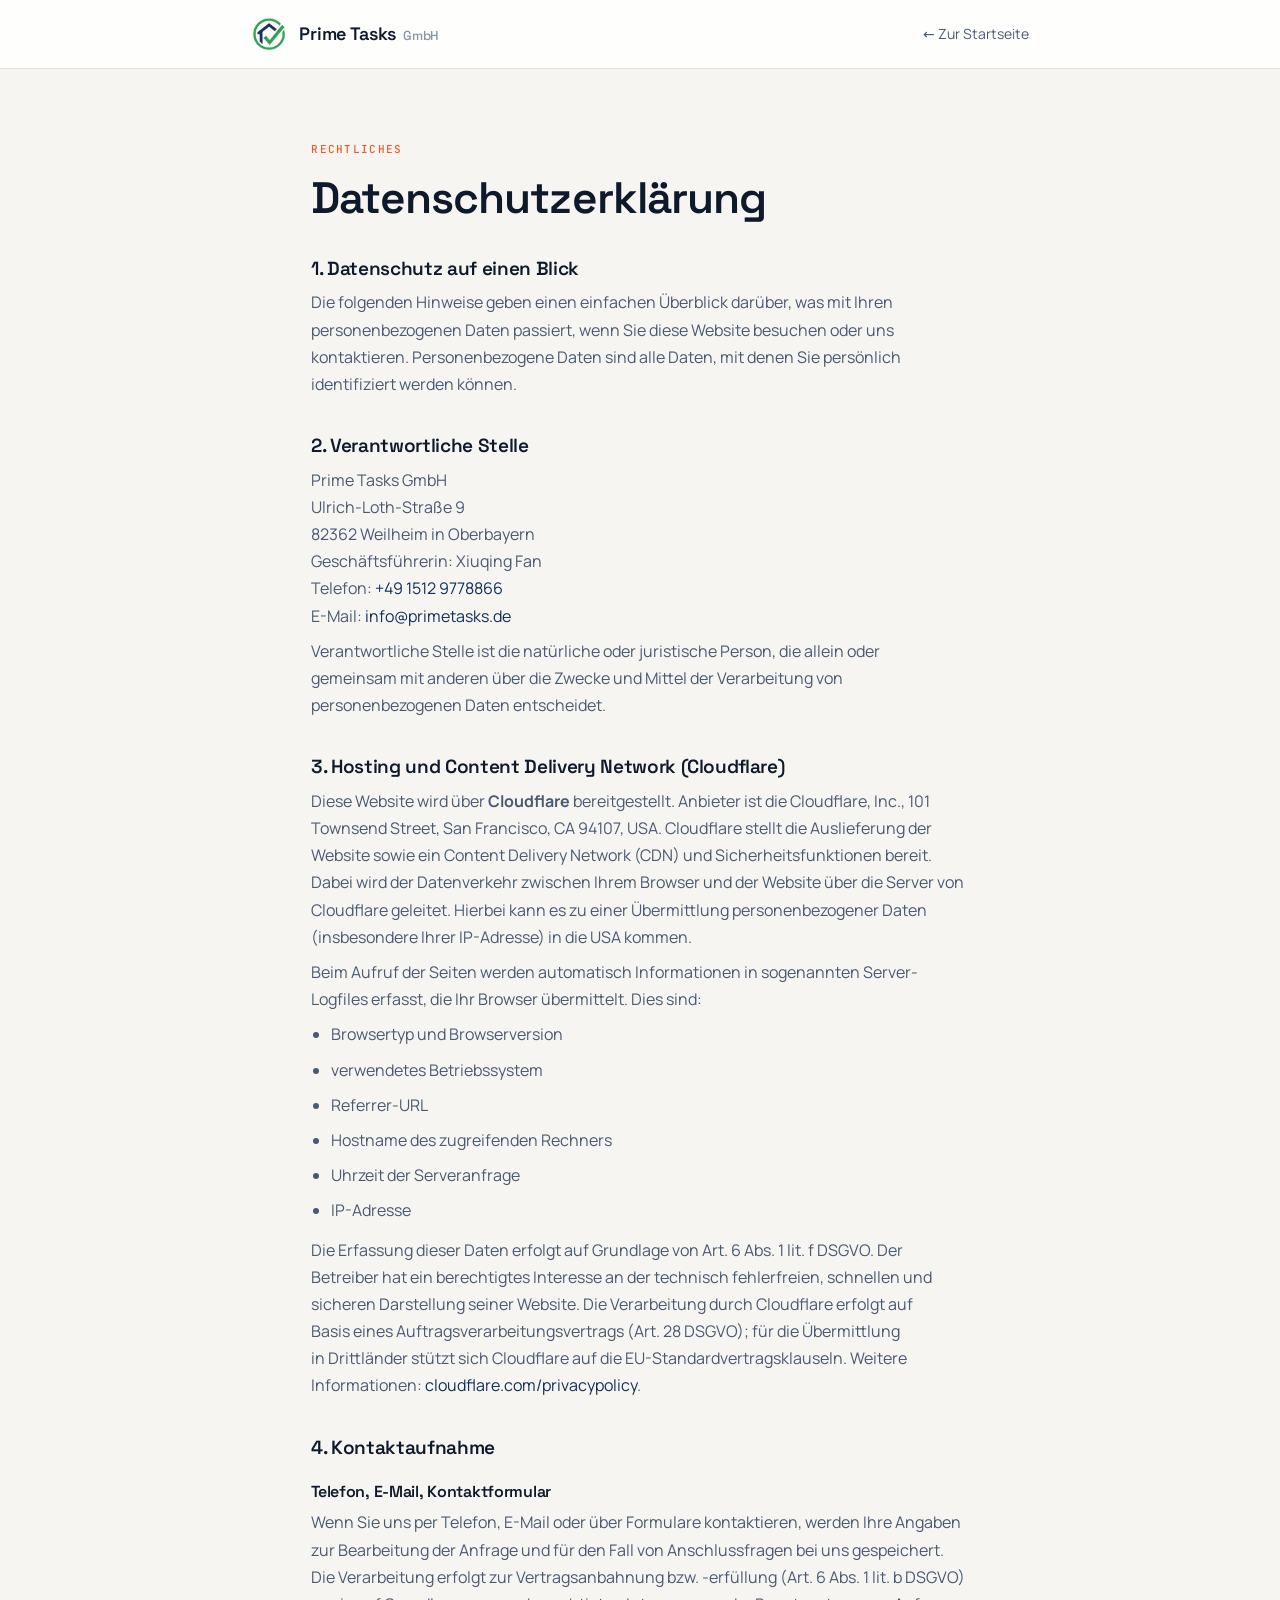
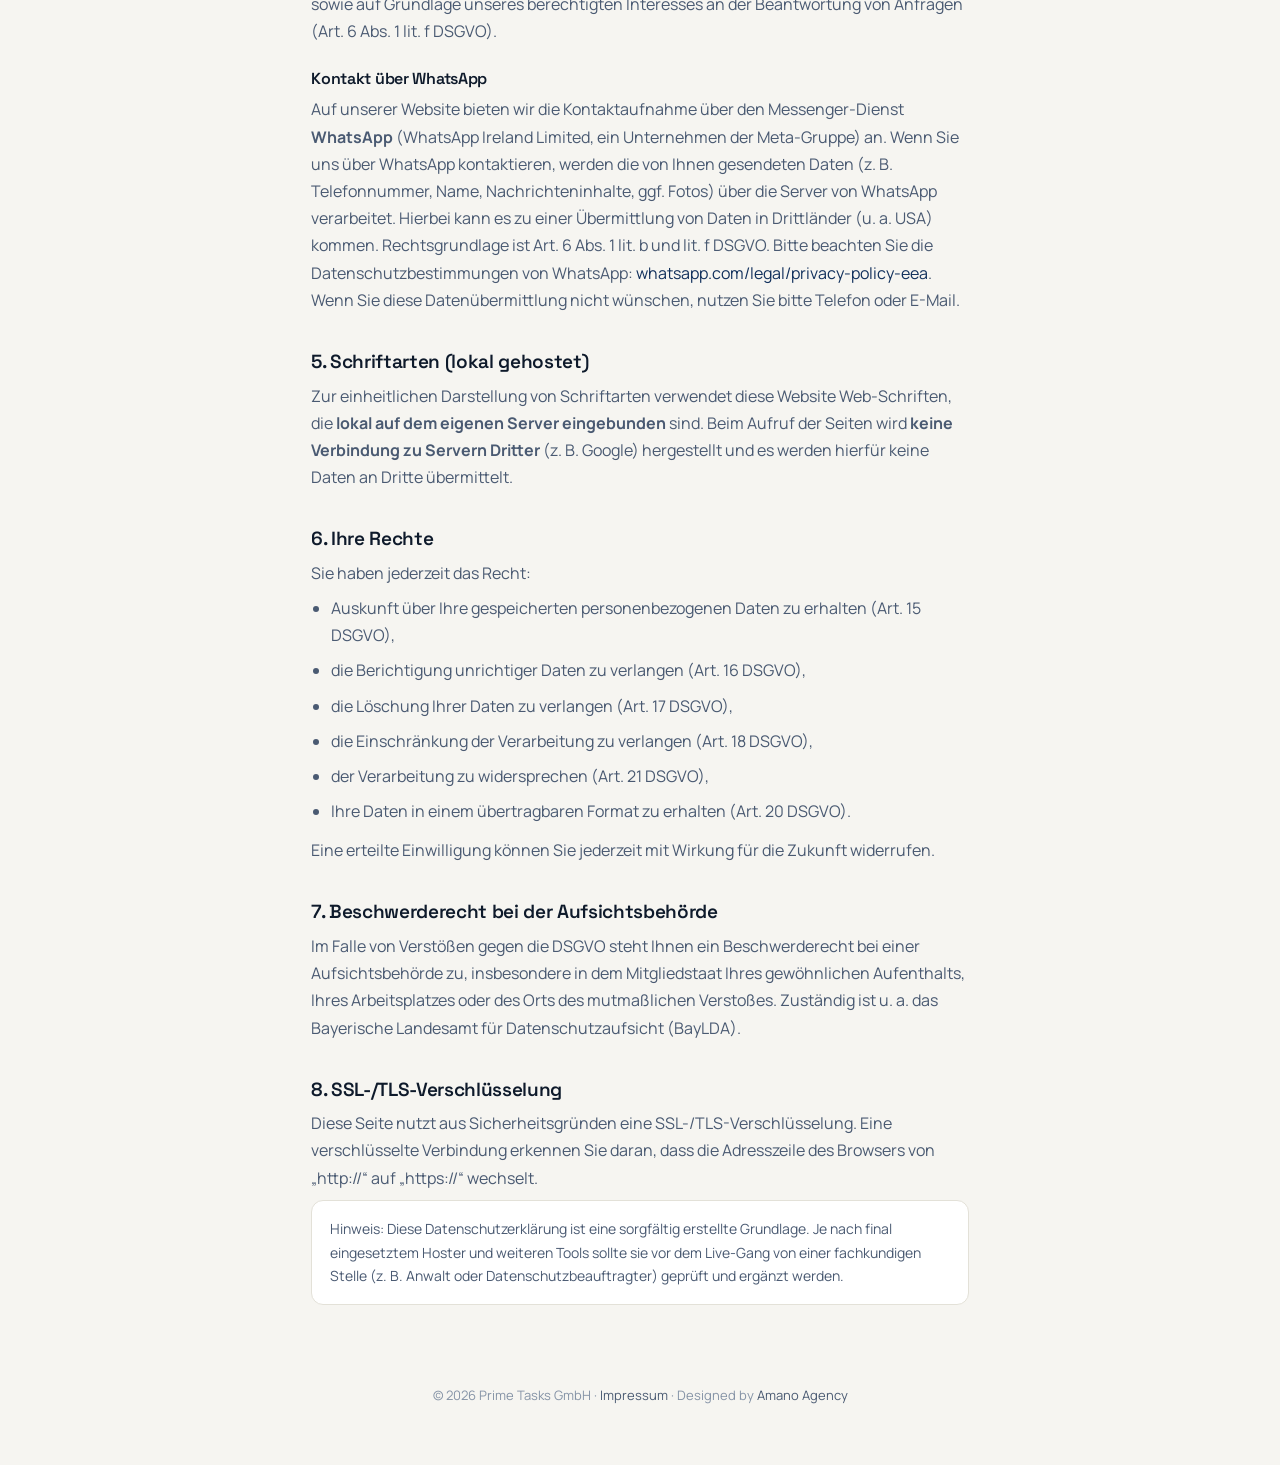
<file: datenschutz.html>
<!doctype html>
<html lang="de">
<head>
<meta charset="utf-8">
<title>Datenschutzerklärung — Prime Tasks GmbH</title>
<meta name="viewport" content="width=device-width,initial-scale=1">
<link rel="icon" type="image/png" href="uploads/logo-mark.png">
<link rel="stylesheet" href="styles.css">
<style>
  .legal-nav {
    position: sticky; top: 0; z-index: 10;
    background: rgba(255,255,255,.85); backdrop-filter: blur(10px);
    border-bottom: 1px solid var(--line);
  }
  .legal-nav .inner {
    max-width: 880px; margin: 0 auto; padding: 16px var(--pad);
    display: flex; align-items: center; justify-content: space-between;
  }
  .legal-nav .brand { display: flex; align-items: center; gap: 12px;
    font-family: var(--font-display); font-weight: 600; font-size: 18px; color: var(--ink); text-decoration: none; }
  .legal-nav .brand img { width: 36px; height: 36px; object-fit: contain; }
  .legal-nav .gmbh { color: var(--ink-3); font-weight: 500; font-size: 13px; }
  .legal-back { font-size: 14px; color: var(--ink-2); text-decoration: none; }
  .legal-back:hover { color: var(--accent); }
  .legal {
    max-width: 760px; margin: 0 auto; padding: clamp(32px, 6vw, 72px) var(--pad) 80px;
  }
  .legal h1 { font-family: var(--font-display); font-size: clamp(30px, 5vw, 44px); letter-spacing: -.02em; margin: 0 0 8px; }
  .legal .eyebrow {
    font-family: var(--font-mono); font-size: 11px; letter-spacing: .12em; text-transform: uppercase;
    color: var(--accent); display: block; margin-bottom: 18px;
  }
  .legal h2 {
    font-family: var(--font-display); font-size: 19px; margin: 38px 0 10px; color: var(--ink);
  }
  .legal h3 { font-family: var(--font-display); font-size: 16px; margin: 24px 0 8px; color: var(--ink); }
  .legal p, .legal address, .legal li { color: var(--ink-2); line-height: 1.7; font-style: normal; margin: 0 0 8px; }
  .legal ul { padding-left: 20px; margin: 0 0 12px; }
  .legal a { color: var(--brand); }
  .legal .note {
    background: var(--bg-2); border: 1px solid var(--line); border-radius: 12px;
    padding: 16px 18px; font-size: 14px; color: var(--ink-2); margin: 8px 0 0;
  }
  .legal-foot { max-width: 760px; margin: 0 auto; padding: 0 var(--pad) 60px;
    color: var(--ink-3); font-size: 13px; text-align: center; }
  .legal-foot a { color: var(--ink-2); }
</style>
</head>
<body>
<header class="legal-nav">
  <div class="inner">
    <a class="brand" href="index.html">
      <img src="uploads/logo-mark.png" alt="Prime Tasks GmbH">
      <span>Prime Tasks <span class="gmbh">GmbH</span></span>
    </a>
    <a class="legal-back" href="index.html">&larr; Zur Startseite</a>
  </div>
</header>

<main class="legal">
  <span class="eyebrow">Rechtliches</span>
  <h1>Datenschutzerklärung</h1>

  <h2>1. Datenschutz auf einen Blick</h2>
  <p>
    Die folgenden Hinweise geben einen einfachen Überblick darüber, was mit Ihren personenbezogenen
    Daten passiert, wenn Sie diese Website besuchen oder uns kontaktieren. Personenbezogene Daten sind
    alle Daten, mit denen Sie persönlich identifiziert werden können.
  </p>

  <h2>2. Verantwortliche Stelle</h2>
  <address>
    Prime Tasks GmbH<br>
    Ulrich-Loth-Straße 9<br>
    82362 Weilheim in Oberbayern<br>
    Geschäftsführerin: Xiuqing Fan<br>
    Telefon: <a href="tel:+4915129778866">+49 1512 9778866</a><br>
    E-Mail: <a href="mailto:info@primetasks.de">info@primetasks.de</a>
  </address>
  <p>
    Verantwortliche Stelle ist die natürliche oder juristische Person, die allein oder gemeinsam mit
    anderen über die Zwecke und Mittel der Verarbeitung von personenbezogenen Daten entscheidet.
  </p>

  <h2>3. Hosting und Content Delivery Network (Cloudflare)</h2>
  <p>
    Diese Website wird über <strong>Cloudflare</strong> bereitgestellt. Anbieter ist die
    Cloudflare, Inc., 101 Townsend Street, San Francisco, CA 94107, USA. Cloudflare stellt die
    Auslieferung der Website sowie ein Content Delivery Network (CDN) und Sicherheitsfunktionen bereit.
    Dabei wird der Datenverkehr zwischen Ihrem Browser und der Website über die Server von Cloudflare
    geleitet. Hierbei kann es zu einer Übermittlung personenbezogener Daten (insbesondere Ihrer
    IP-Adresse) in die USA kommen.
  </p>
  <p>
    Beim Aufruf der Seiten werden automatisch Informationen in sogenannten Server-Logfiles erfasst,
    die Ihr Browser übermittelt. Dies sind:
  </p>
  <ul>
    <li>Browsertyp und Browserversion</li>
    <li>verwendetes Betriebssystem</li>
    <li>Referrer-URL</li>
    <li>Hostname des zugreifenden Rechners</li>
    <li>Uhrzeit der Serveranfrage</li>
    <li>IP-Adresse</li>
  </ul>
  <p>
    Die Erfassung dieser Daten erfolgt auf Grundlage von Art. 6 Abs. 1 lit. f DSGVO. Der Betreiber hat
    ein berechtigtes Interesse an der technisch fehlerfreien, schnellen und sicheren Darstellung seiner
    Website. Die Verarbeitung durch Cloudflare erfolgt auf Basis eines Auftragsverarbeitungsvertrags
    (Art. 28 DSGVO); für die Übermittlung in Drittländer stützt sich Cloudflare auf die
    EU-Standardvertragsklauseln. Weitere Informationen:
    <a href="https://www.cloudflare.com/privacypolicy/" target="_blank" rel="noopener">cloudflare.com/privacypolicy</a>.
  </p>

  <h2>4. Kontaktaufnahme</h2>
  <h3>Telefon, E-Mail, Kontaktformular</h3>
  <p>
    Wenn Sie uns per Telefon, E-Mail oder über Formulare kontaktieren, werden Ihre Angaben zur
    Bearbeitung der Anfrage und für den Fall von Anschlussfragen bei uns gespeichert. Die Verarbeitung
    erfolgt zur Vertragsanbahnung bzw. -erfüllung (Art. 6 Abs. 1 lit. b DSGVO) sowie auf Grundlage
    unseres berechtigten Interesses an der Beantwortung von Anfragen (Art. 6 Abs. 1 lit. f DSGVO).
  </p>

  <h3>Kontakt über WhatsApp</h3>
  <p>
    Auf unserer Website bieten wir die Kontaktaufnahme über den Messenger-Dienst <strong>WhatsApp</strong>
    (WhatsApp Ireland Limited, ein Unternehmen der Meta-Gruppe) an. Wenn Sie uns über WhatsApp
    kontaktieren, werden die von Ihnen gesendeten Daten (z. B. Telefonnummer, Name, Nachrichteninhalte,
    ggf. Fotos) über die Server von WhatsApp verarbeitet. Hierbei kann es zu einer Übermittlung von Daten
    in Drittländer (u. a. USA) kommen. Rechtsgrundlage ist Art. 6 Abs. 1 lit. b und lit. f DSGVO.
    Bitte beachten Sie die Datenschutzbestimmungen von WhatsApp:
    <a href="https://www.whatsapp.com/legal/privacy-policy-eea" target="_blank" rel="noopener">whatsapp.com/legal/privacy-policy-eea</a>.
    Wenn Sie diese Datenübermittlung nicht wünschen, nutzen Sie bitte Telefon oder E-Mail.
  </p>

  <h2>5. Schriftarten (lokal gehostet)</h2>
  <p>
    Zur einheitlichen Darstellung von Schriftarten verwendet diese Website Web-Schriften, die
    <strong>lokal auf dem eigenen Server eingebunden</strong> sind. Beim Aufruf der Seiten wird
    <strong>keine Verbindung zu Servern Dritter</strong> (z. B. Google) hergestellt und es werden
    hierfür keine Daten an Dritte übermittelt.
  </p>

  <h2>6. Ihre Rechte</h2>
  <p>Sie haben jederzeit das Recht:</p>
  <ul>
    <li>Auskunft über Ihre gespeicherten personenbezogenen Daten zu erhalten (Art. 15 DSGVO),</li>
    <li>die Berichtigung unrichtiger Daten zu verlangen (Art. 16 DSGVO),</li>
    <li>die Löschung Ihrer Daten zu verlangen (Art. 17 DSGVO),</li>
    <li>die Einschränkung der Verarbeitung zu verlangen (Art. 18 DSGVO),</li>
    <li>der Verarbeitung zu widersprechen (Art. 21 DSGVO),</li>
    <li>Ihre Daten in einem übertragbaren Format zu erhalten (Art. 20 DSGVO).</li>
  </ul>
  <p>
    Eine erteilte Einwilligung können Sie jederzeit mit Wirkung für die Zukunft widerrufen.
  </p>

  <h2>7. Beschwerderecht bei der Aufsichtsbehörde</h2>
  <p>
    Im Falle von Verstößen gegen die DSGVO steht Ihnen ein Beschwerderecht bei einer Aufsichtsbehörde zu,
    insbesondere in dem Mitgliedstaat Ihres gewöhnlichen Aufenthalts, Ihres Arbeitsplatzes oder des Orts
    des mutmaßlichen Verstoßes. Zuständig ist u. a. das Bayerische Landesamt für Datenschutzaufsicht (BayLDA).
  </p>

  <h2>8. SSL-/TLS-Verschlüsselung</h2>
  <p>
    Diese Seite nutzt aus Sicherheitsgründen eine SSL-/TLS-Verschlüsselung. Eine verschlüsselte Verbindung
    erkennen Sie daran, dass die Adresszeile des Browsers von „http://“ auf „https://“ wechselt.
  </p>

  <p class="note">
    Hinweis: Diese Datenschutzerklärung ist eine sorgfältig erstellte Grundlage. Je nach final eingesetztem
    Hoster und weiteren Tools sollte sie vor dem Live-Gang von einer fachkundigen Stelle (z. B. Anwalt oder
    Datenschutzbeauftragter) geprüft und ergänzt werden.
  </p>
</main>

<div class="legal-foot">
  © 2026 Prime Tasks GmbH · <a href="impressum.html">Impressum</a> · Designed by <a href="https://amano.agency" target="_blank" rel="noopener">Amano Agency</a>
</div>
</body>
</html>
</file>
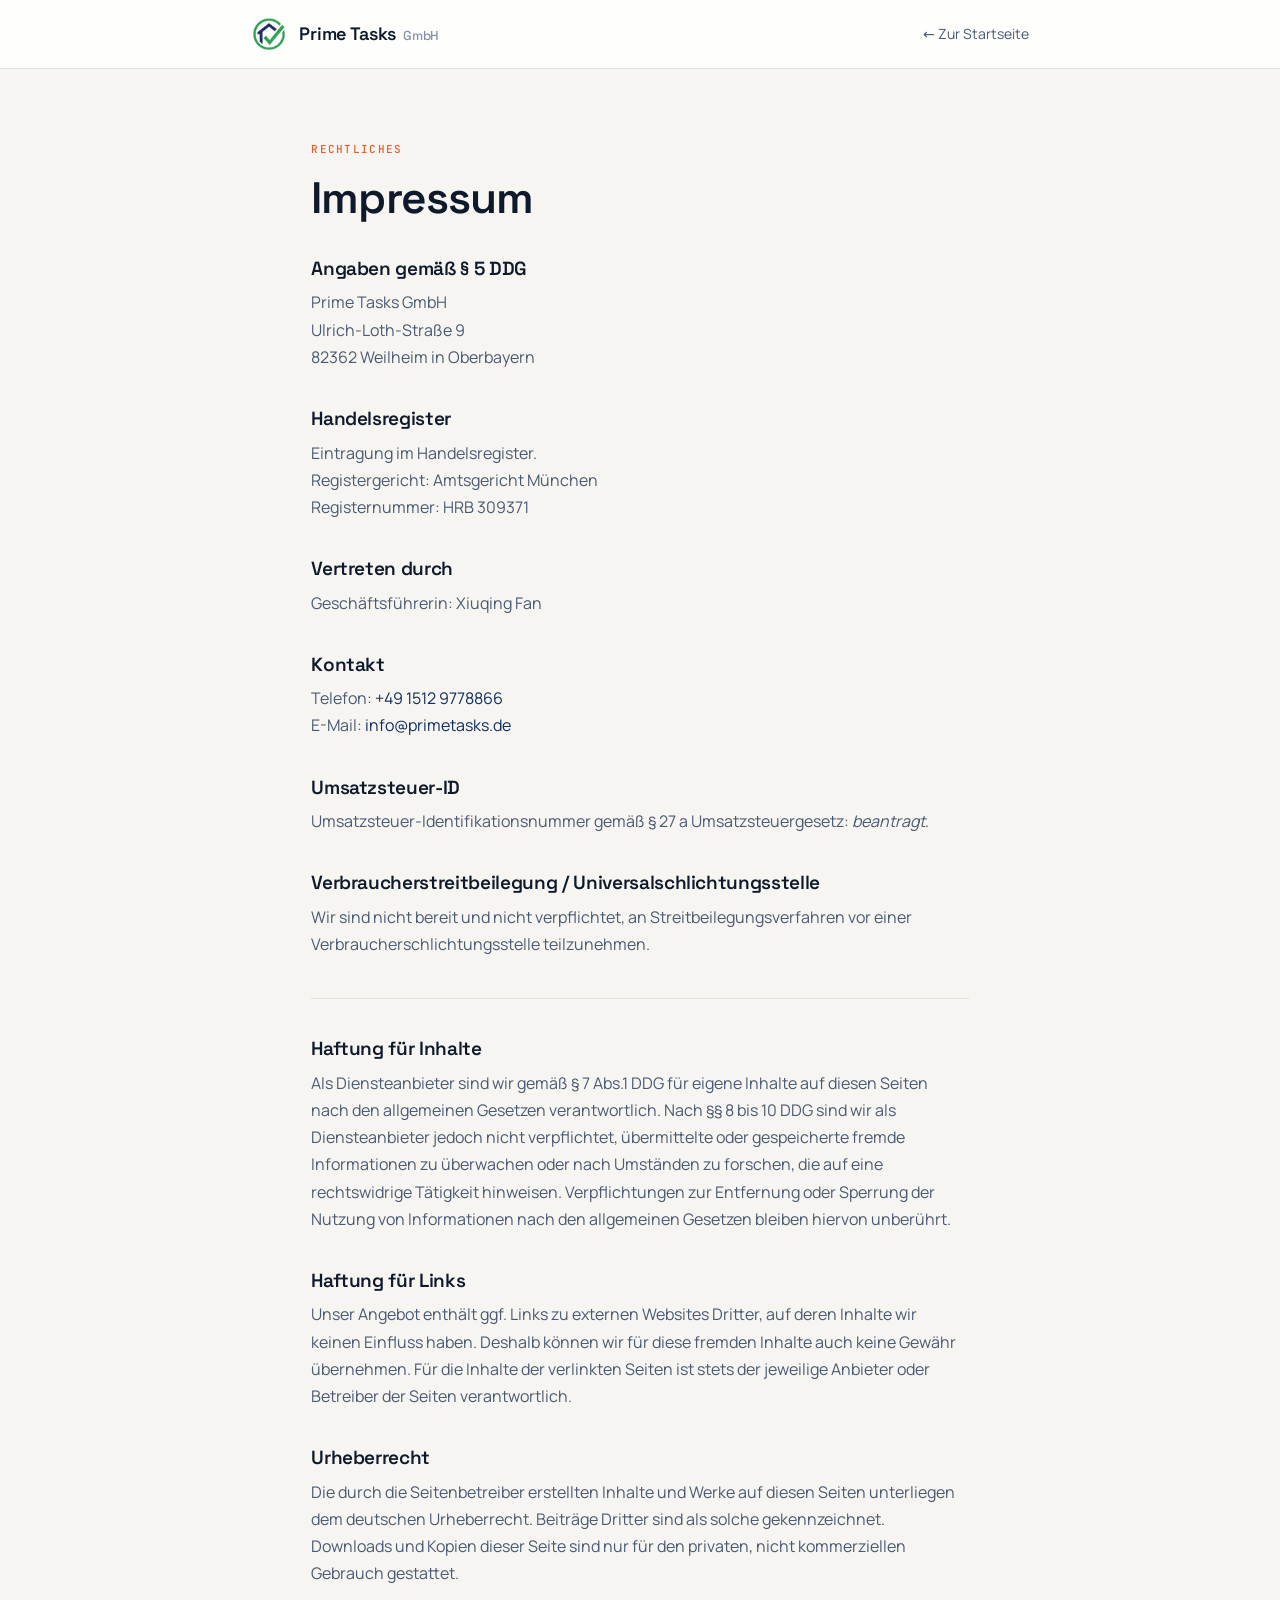
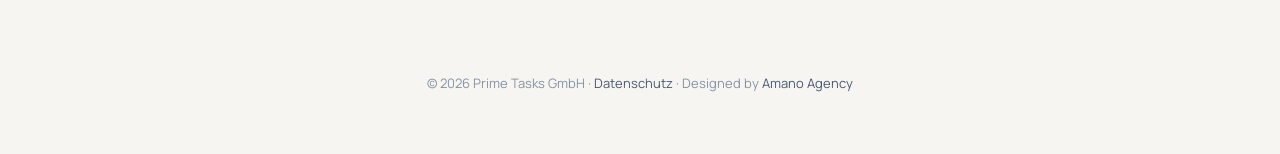
<file: impressum.html>
<!doctype html>
<html lang="de">
<head>
<meta charset="utf-8">
<title>Impressum — Prime Tasks GmbH</title>
<meta name="viewport" content="width=device-width,initial-scale=1">
<link rel="icon" type="image/png" href="uploads/logo-mark.png">
<link rel="stylesheet" href="styles.css">
<style>
  .legal-nav {
    position: sticky; top: 0; z-index: 10;
    background: rgba(255,255,255,.85); backdrop-filter: blur(10px);
    border-bottom: 1px solid var(--line);
  }
  .legal-nav .inner {
    max-width: 880px; margin: 0 auto; padding: 16px var(--pad);
    display: flex; align-items: center; justify-content: space-between;
  }
  .legal-nav .brand { display: flex; align-items: center; gap: 12px;
    font-family: var(--font-display); font-weight: 600; font-size: 18px; color: var(--ink); text-decoration: none; }
  .legal-nav .brand img { width: 36px; height: 36px; object-fit: contain; }
  .legal-nav .gmbh { color: var(--ink-3); font-weight: 500; font-size: 13px; }
  .legal-back { font-size: 14px; color: var(--ink-2); text-decoration: none; }
  .legal-back:hover { color: var(--accent); }
  .legal {
    max-width: 760px; margin: 0 auto; padding: clamp(32px, 6vw, 72px) var(--pad) 80px;
  }
  .legal h1 { font-family: var(--font-display); font-size: clamp(30px, 5vw, 44px); letter-spacing: -.02em; margin: 0 0 8px; }
  .legal .eyebrow {
    font-family: var(--font-mono); font-size: 11px; letter-spacing: .12em; text-transform: uppercase;
    color: var(--accent); display: block; margin-bottom: 18px;
  }
  .legal h2 {
    font-family: var(--font-display); font-size: 19px; margin: 38px 0 10px; color: var(--ink);
  }
  .legal p, .legal address { color: var(--ink-2); line-height: 1.7; font-style: normal; margin: 0 0 6px; }
  .legal a { color: var(--brand); }
  .legal .sep { height: 1px; background: var(--line); border: 0; margin: 40px 0; }
  .legal-foot { max-width: 760px; margin: 0 auto; padding: 0 var(--pad) 60px;
    color: var(--ink-3); font-size: 13px; text-align: center; }
  .legal-foot a { color: var(--ink-2); }
</style>
</head>
<body>
<header class="legal-nav">
  <div class="inner">
    <a class="brand" href="index.html">
      <img src="uploads/logo-mark.png" alt="Prime Tasks GmbH">
      <span>Prime Tasks <span class="gmbh">GmbH</span></span>
    </a>
    <a class="legal-back" href="index.html">&larr; Zur Startseite</a>
  </div>
</header>

<main class="legal">
  <span class="eyebrow">Rechtliches</span>
  <h1>Impressum</h1>

  <h2>Angaben gemäß § 5 DDG</h2>
  <address>
    Prime Tasks GmbH<br>
    Ulrich-Loth-Straße 9<br>
    82362 Weilheim in Oberbayern
  </address>

  <h2>Handelsregister</h2>
  <p>
    Eintragung im Handelsregister.<br>
    Registergericht: Amtsgericht München<br>
    Registernummer: HRB 309371
  </p>

  <h2>Vertreten durch</h2>
  <p>Geschäftsführerin: Xiuqing Fan</p>

  <h2>Kontakt</h2>
  <p>
    Telefon: <a href="tel:+4915129778866">+49 1512 9778866</a><br>
    E-Mail: <a href="mailto:info@primetasks.de">info@primetasks.de</a>
  </p>

  <h2>Umsatzsteuer-ID</h2>
  <p>Umsatzsteuer-Identifikationsnummer gemäß § 27 a Umsatzsteuergesetz: <em>beantragt</em>.</p>

  <h2>Verbraucherstreitbeilegung / Universalschlichtungsstelle</h2>
  <p>
    Wir sind nicht bereit und nicht verpflichtet, an Streitbeilegungsverfahren vor
    einer Verbraucherschlichtungsstelle teilzunehmen.
  </p>

  <hr class="sep">

  <h2>Haftung für Inhalte</h2>
  <p>
    Als Diensteanbieter sind wir gemäß § 7 Abs.1 DDG für eigene Inhalte auf diesen Seiten nach
    den allgemeinen Gesetzen verantwortlich. Nach §§ 8 bis 10 DDG sind wir als Diensteanbieter
    jedoch nicht verpflichtet, übermittelte oder gespeicherte fremde Informationen zu überwachen
    oder nach Umständen zu forschen, die auf eine rechtswidrige Tätigkeit hinweisen.
    Verpflichtungen zur Entfernung oder Sperrung der Nutzung von Informationen nach den
    allgemeinen Gesetzen bleiben hiervon unberührt.
  </p>

  <h2>Haftung für Links</h2>
  <p>
    Unser Angebot enthält ggf. Links zu externen Websites Dritter, auf deren Inhalte wir keinen
    Einfluss haben. Deshalb können wir für diese fremden Inhalte auch keine Gewähr übernehmen.
    Für die Inhalte der verlinkten Seiten ist stets der jeweilige Anbieter oder Betreiber der
    Seiten verantwortlich.
  </p>

  <h2>Urheberrecht</h2>
  <p>
    Die durch die Seitenbetreiber erstellten Inhalte und Werke auf diesen Seiten unterliegen dem
    deutschen Urheberrecht. Beiträge Dritter sind als solche gekennzeichnet. Downloads und Kopien
    dieser Seite sind nur für den privaten, nicht kommerziellen Gebrauch gestattet.
  </p>
</main>

<div class="legal-foot">
  © 2026 Prime Tasks GmbH · <a href="datenschutz.html">Datenschutz</a> · Designed by <a href="https://amano.agency" target="_blank" rel="noopener">Amano Agency</a>
</div>
</body>
</html>
</file>
<file: styles.css>
/* ─── Self-hosted fonts (lokal, kein externer Request) ─── */
@font-face {
  font-family: 'Space Grotesk';
  font-style: normal;
  font-weight: 400;
  font-display: swap;
  src: url('fonts/space-grotesk-400-latin-ext.woff2') format('woff2');
  unicode-range: U+0100-02BA, U+02BD-02C5, U+02C7-02CC, U+02CE-02D7, U+02DD-02FF, U+0304, U+0308, U+0329, U+1D00-1DBF, U+1E00-1E9F, U+1EF2-1EFF, U+2020, U+20A0-20AB, U+20AD-20C0, U+2113, U+2C60-2C7F, U+A720-A7FF;
}
@font-face {
  font-family: 'Space Grotesk';
  font-style: normal;
  font-weight: 400;
  font-display: swap;
  src: url('fonts/space-grotesk-400-latin.woff2') format('woff2');
  unicode-range: U+0000-00FF, U+0131, U+0152-0153, U+02BB-02BC, U+02C6, U+02DA, U+02DC, U+0304, U+0308, U+0329, U+2000-206F, U+20AC, U+2122, U+2191, U+2193, U+2212, U+2215, U+FEFF, U+FFFD;
}
@font-face {
  font-family: 'Space Grotesk';
  font-style: normal;
  font-weight: 500;
  font-display: swap;
  src: url('fonts/space-grotesk-500-latin-ext.woff2') format('woff2');
  unicode-range: U+0100-02BA, U+02BD-02C5, U+02C7-02CC, U+02CE-02D7, U+02DD-02FF, U+0304, U+0308, U+0329, U+1D00-1DBF, U+1E00-1E9F, U+1EF2-1EFF, U+2020, U+20A0-20AB, U+20AD-20C0, U+2113, U+2C60-2C7F, U+A720-A7FF;
}
@font-face {
  font-family: 'Space Grotesk';
  font-style: normal;
  font-weight: 500;
  font-display: swap;
  src: url('fonts/space-grotesk-500-latin.woff2') format('woff2');
  unicode-range: U+0000-00FF, U+0131, U+0152-0153, U+02BB-02BC, U+02C6, U+02DA, U+02DC, U+0304, U+0308, U+0329, U+2000-206F, U+20AC, U+2122, U+2191, U+2193, U+2212, U+2215, U+FEFF, U+FFFD;
}
@font-face {
  font-family: 'Space Grotesk';
  font-style: normal;
  font-weight: 600;
  font-display: swap;
  src: url('fonts/space-grotesk-600-latin-ext.woff2') format('woff2');
  unicode-range: U+0100-02BA, U+02BD-02C5, U+02C7-02CC, U+02CE-02D7, U+02DD-02FF, U+0304, U+0308, U+0329, U+1D00-1DBF, U+1E00-1E9F, U+1EF2-1EFF, U+2020, U+20A0-20AB, U+20AD-20C0, U+2113, U+2C60-2C7F, U+A720-A7FF;
}
@font-face {
  font-family: 'Space Grotesk';
  font-style: normal;
  font-weight: 600;
  font-display: swap;
  src: url('fonts/space-grotesk-600-latin.woff2') format('woff2');
  unicode-range: U+0000-00FF, U+0131, U+0152-0153, U+02BB-02BC, U+02C6, U+02DA, U+02DC, U+0304, U+0308, U+0329, U+2000-206F, U+20AC, U+2122, U+2191, U+2193, U+2212, U+2215, U+FEFF, U+FFFD;
}
@font-face {
  font-family: 'Space Grotesk';
  font-style: normal;
  font-weight: 700;
  font-display: swap;
  src: url('fonts/space-grotesk-700-latin-ext.woff2') format('woff2');
  unicode-range: U+0100-02BA, U+02BD-02C5, U+02C7-02CC, U+02CE-02D7, U+02DD-02FF, U+0304, U+0308, U+0329, U+1D00-1DBF, U+1E00-1E9F, U+1EF2-1EFF, U+2020, U+20A0-20AB, U+20AD-20C0, U+2113, U+2C60-2C7F, U+A720-A7FF;
}
@font-face {
  font-family: 'Space Grotesk';
  font-style: normal;
  font-weight: 700;
  font-display: swap;
  src: url('fonts/space-grotesk-700-latin.woff2') format('woff2');
  unicode-range: U+0000-00FF, U+0131, U+0152-0153, U+02BB-02BC, U+02C6, U+02DA, U+02DC, U+0304, U+0308, U+0329, U+2000-206F, U+20AC, U+2122, U+2191, U+2193, U+2212, U+2215, U+FEFF, U+FFFD;
}
@font-face {
  font-family: 'Manrope';
  font-style: normal;
  font-weight: 400;
  font-display: swap;
  src: url('fonts/manrope-400-latin-ext.woff2') format('woff2');
  unicode-range: U+0100-02BA, U+02BD-02C5, U+02C7-02CC, U+02CE-02D7, U+02DD-02FF, U+0304, U+0308, U+0329, U+1D00-1DBF, U+1E00-1E9F, U+1EF2-1EFF, U+2020, U+20A0-20AB, U+20AD-20C0, U+2113, U+2C60-2C7F, U+A720-A7FF;
}
@font-face {
  font-family: 'Manrope';
  font-style: normal;
  font-weight: 400;
  font-display: swap;
  src: url('fonts/manrope-400-latin.woff2') format('woff2');
  unicode-range: U+0000-00FF, U+0131, U+0152-0153, U+02BB-02BC, U+02C6, U+02DA, U+02DC, U+0304, U+0308, U+0329, U+2000-206F, U+20AC, U+2122, U+2191, U+2193, U+2212, U+2215, U+FEFF, U+FFFD;
}
@font-face {
  font-family: 'Manrope';
  font-style: normal;
  font-weight: 500;
  font-display: swap;
  src: url('fonts/manrope-500-latin-ext.woff2') format('woff2');
  unicode-range: U+0100-02BA, U+02BD-02C5, U+02C7-02CC, U+02CE-02D7, U+02DD-02FF, U+0304, U+0308, U+0329, U+1D00-1DBF, U+1E00-1E9F, U+1EF2-1EFF, U+2020, U+20A0-20AB, U+20AD-20C0, U+2113, U+2C60-2C7F, U+A720-A7FF;
}
@font-face {
  font-family: 'Manrope';
  font-style: normal;
  font-weight: 500;
  font-display: swap;
  src: url('fonts/manrope-500-latin.woff2') format('woff2');
  unicode-range: U+0000-00FF, U+0131, U+0152-0153, U+02BB-02BC, U+02C6, U+02DA, U+02DC, U+0304, U+0308, U+0329, U+2000-206F, U+20AC, U+2122, U+2191, U+2193, U+2212, U+2215, U+FEFF, U+FFFD;
}
@font-face {
  font-family: 'Manrope';
  font-style: normal;
  font-weight: 600;
  font-display: swap;
  src: url('fonts/manrope-600-latin-ext.woff2') format('woff2');
  unicode-range: U+0100-02BA, U+02BD-02C5, U+02C7-02CC, U+02CE-02D7, U+02DD-02FF, U+0304, U+0308, U+0329, U+1D00-1DBF, U+1E00-1E9F, U+1EF2-1EFF, U+2020, U+20A0-20AB, U+20AD-20C0, U+2113, U+2C60-2C7F, U+A720-A7FF;
}
@font-face {
  font-family: 'Manrope';
  font-style: normal;
  font-weight: 600;
  font-display: swap;
  src: url('fonts/manrope-600-latin.woff2') format('woff2');
  unicode-range: U+0000-00FF, U+0131, U+0152-0153, U+02BB-02BC, U+02C6, U+02DA, U+02DC, U+0304, U+0308, U+0329, U+2000-206F, U+20AC, U+2122, U+2191, U+2193, U+2212, U+2215, U+FEFF, U+FFFD;
}
@font-face {
  font-family: 'Manrope';
  font-style: normal;
  font-weight: 700;
  font-display: swap;
  src: url('fonts/manrope-700-latin-ext.woff2') format('woff2');
  unicode-range: U+0100-02BA, U+02BD-02C5, U+02C7-02CC, U+02CE-02D7, U+02DD-02FF, U+0304, U+0308, U+0329, U+1D00-1DBF, U+1E00-1E9F, U+1EF2-1EFF, U+2020, U+20A0-20AB, U+20AD-20C0, U+2113, U+2C60-2C7F, U+A720-A7FF;
}
@font-face {
  font-family: 'Manrope';
  font-style: normal;
  font-weight: 700;
  font-display: swap;
  src: url('fonts/manrope-700-latin.woff2') format('woff2');
  unicode-range: U+0000-00FF, U+0131, U+0152-0153, U+02BB-02BC, U+02C6, U+02DA, U+02DC, U+0304, U+0308, U+0329, U+2000-206F, U+20AC, U+2122, U+2191, U+2193, U+2212, U+2215, U+FEFF, U+FFFD;
}
@font-face {
  font-family: 'JetBrains Mono';
  font-style: normal;
  font-weight: 400;
  font-display: swap;
  src: url('fonts/jetbrains-mono-400-latin-ext.woff2') format('woff2');
  unicode-range: U+0100-02BA, U+02BD-02C5, U+02C7-02CC, U+02CE-02D7, U+02DD-02FF, U+0304, U+0308, U+0329, U+1D00-1DBF, U+1E00-1E9F, U+1EF2-1EFF, U+2020, U+20A0-20AB, U+20AD-20C0, U+2113, U+2C60-2C7F, U+A720-A7FF;
}
@font-face {
  font-family: 'JetBrains Mono';
  font-style: normal;
  font-weight: 400;
  font-display: swap;
  src: url('fonts/jetbrains-mono-400-latin.woff2') format('woff2');
  unicode-range: U+0000-00FF, U+0131, U+0152-0153, U+02BB-02BC, U+02C6, U+02DA, U+02DC, U+0304, U+0308, U+0329, U+2000-206F, U+20AC, U+2122, U+2191, U+2193, U+2212, U+2215, U+FEFF, U+FFFD;
}
@font-face {
  font-family: 'JetBrains Mono';
  font-style: normal;
  font-weight: 500;
  font-display: swap;
  src: url('fonts/jetbrains-mono-500-latin-ext.woff2') format('woff2');
  unicode-range: U+0100-02BA, U+02BD-02C5, U+02C7-02CC, U+02CE-02D7, U+02DD-02FF, U+0304, U+0308, U+0329, U+1D00-1DBF, U+1E00-1E9F, U+1EF2-1EFF, U+2020, U+20A0-20AB, U+20AD-20C0, U+2113, U+2C60-2C7F, U+A720-A7FF;
}
@font-face {
  font-family: 'JetBrains Mono';
  font-style: normal;
  font-weight: 500;
  font-display: swap;
  src: url('fonts/jetbrains-mono-500-latin.woff2') format('woff2');
  unicode-range: U+0000-00FF, U+0131, U+0152-0153, U+02BB-02BC, U+02C6, U+02DA, U+02DC, U+0304, U+0308, U+0329, U+2000-206F, U+20AC, U+2122, U+2191, U+2193, U+2212, U+2215, U+FEFF, U+FFFD;
}
/* ─── Prime Tasks Website — styles ─────────────────────────────────────── */

:root {
  --bg: #f6f5f1;
  --bg-2: #ffffff;
  --ink: #0e1a2b;
  --ink-2: #4a5a72;
  --ink-3: #8593a6;
  --line: #e3e1d8;
  --brand: #11305c;        /* deep navy */
  --brand-2: #1b4789;      /* lighter navy */
  --accent: #e85d2c;       /* warm orange */
  --accent-ink: #ffffff;
  --whats: #25d366;
  --radius: 14px;
  --radius-sm: 8px;
  --shadow-sm: 0 1px 0 rgba(14,26,43,.04), 0 1px 2px rgba(14,26,43,.04);
  --shadow-md: 0 4px 12px rgba(14,26,43,.06), 0 1px 2px rgba(14,26,43,.04);
  --shadow-lg: 0 20px 48px -16px rgba(14,26,43,.18), 0 4px 12px rgba(14,26,43,.06);
  --font-display: "Space Grotesk", ui-sans-serif, system-ui, sans-serif;
  --font-body: "Manrope", ui-sans-serif, system-ui, sans-serif;
  --font-mono: "JetBrains Mono", ui-monospace, "SF Mono", monospace;
  --maxw: 1280px;
  --pad: clamp(20px, 4vw, 56px);
}

* { box-sizing: border-box; }
html, body { margin: 0; padding: 0; }
html {
  scroll-behavior: smooth;
  scroll-padding-top: 88px; /* offset for sticky nav */
}
@media (prefers-reduced-motion: reduce) {
  html { scroll-behavior: auto; }
}
body {
  background: var(--bg);
  color: var(--ink);
  font-family: var(--font-body);
  font-size: 16px;
  line-height: 1.55;
  -webkit-font-smoothing: antialiased;
  text-rendering: optimizeLegibility;
}
img { display: block; max-width: 100%; }
a { color: inherit; text-decoration: none; }
button { font: inherit; cursor: pointer; }

.container {
  max-width: var(--maxw);
  margin: 0 auto;
  padding: 0 var(--pad);
}

.eyebrow {
  display: inline-flex;
  align-items: center;
  gap: 8px;
  font-family: var(--font-mono);
  font-size: 12px;
  font-weight: 500;
  letter-spacing: .08em;
  text-transform: uppercase;
  color: var(--ink-2);
}
.eyebrow::before {
  content: "";
  width: 22px; height: 1px;
  background: currentColor;
  opacity: .5;
}

h1, h2, h3, h4 {
  font-family: var(--font-display);
  font-weight: 600;
  letter-spacing: -0.018em;
  margin: 0;
  color: var(--ink);
  text-wrap: balance;
}
h1 { font-size: clamp(40px, 6vw, 84px); line-height: 1.02; letter-spacing: -0.03em; font-weight: 600; }
h2 { font-size: clamp(28px, 3.4vw, 44px); line-height: 1.08; }
h3 { font-size: clamp(18px, 1.6vw, 22px); line-height: 1.2; }
p  { margin: 0; text-wrap: pretty; }

/* ─── Buttons ─── */
.btn {
  display: inline-flex;
  align-items: center;
  gap: 10px;
  padding: 14px 22px;
  border-radius: 999px;
  font-weight: 600;
  font-size: 15px;
  border: 1px solid transparent;
  transition: transform .15s ease, background .2s ease, box-shadow .2s ease, color .2s ease;
  white-space: nowrap;
}
.btn:active { transform: translateY(1px); }
.btn-primary { background: var(--ink); color: #fff; }
.btn-primary:hover { background: #000; }
.btn-accent { background: var(--accent); color: #fff; box-shadow: 0 8px 20px -8px var(--accent); }
.btn-accent:hover { filter: brightness(1.05); transform: translateY(-1px); }
.btn-ghost { background: transparent; color: var(--ink); border-color: var(--line); }
.btn-ghost:hover { background: var(--bg-2); border-color: var(--ink-3); }
.btn-whats { background: var(--whats); color: #062b14; }
.btn-whats:hover { filter: brightness(1.05); transform: translateY(-1px); }

/* ─── Navigation ─── */
.nav {
  position: sticky; top: 0; z-index: 50;
  background: rgba(246,245,241,.78);
  backdrop-filter: blur(14px) saturate(140%);
  -webkit-backdrop-filter: blur(14px) saturate(140%);
  border-bottom: 1px solid transparent;
  transition: border-color .2s ease, background .2s ease;
}
.nav.scrolled { border-bottom-color: var(--line); }
.nav-inner {
  display: flex; align-items: center; justify-content: space-between;
  height: 72px;
}
.brand {
  display: flex; align-items: center; gap: 12px;
  font-family: var(--font-display); font-weight: 600; font-size: 18px;
  letter-spacing: -0.01em;
}
.brand-logo {
  width: 40px; height: 40px; object-fit: contain; display: block;
  flex-shrink: 0;
}
.brand .gmbh { color: var(--ink-3); font-weight: 500; font-size: 13px; margin-left: 2px; }
.nav-links {
  display: flex; align-items: center; gap: 4px;
  list-style: none; padding: 0; margin: 0;
}
.nav-links a {
  padding: 8px 14px; border-radius: 999px; font-size: 14px; font-weight: 500;
  color: var(--ink-2); transition: color .15s ease, background .15s ease;
}
.nav-links a:hover { color: var(--ink); background: rgba(14,26,43,.04); }
.nav-cta { display: flex; align-items: center; gap: 10px; }
.lang-switch {
  display: inline-flex; align-items: stretch;
  border: 1px solid var(--line); border-radius: 999px; overflow: hidden;
  background: var(--bg-2); flex-shrink: 0;
}
.lang-switch button {
  border: 0; background: transparent; cursor: pointer;
  font-family: var(--font-mono); font-size: 12px; font-weight: 600;
  letter-spacing: .04em; color: var(--ink-3);
  padding: 7px 11px; line-height: 1; transition: background .15s, color .15s;
}
.lang-switch button:hover { color: var(--ink); }
.lang-switch button.active { background: var(--brand); color: #fff; }
/* Hamburger button (mobile only) */
.nav-burger {
  display: none; flex-direction: column; justify-content: center; gap: 5px;
  width: 42px; height: 42px; padding: 0; flex-shrink: 0;
  border: 1px solid var(--line); border-radius: 10px;
  background: var(--bg-2); cursor: pointer;
}
.nav-burger span {
  display: block; width: 18px; height: 2px; margin: 0 auto;
  background: var(--ink); border-radius: 2px;
  transition: transform .22s ease, opacity .22s ease;
}
.nav.menu-open .nav-burger span:nth-child(1) { transform: translateY(7px) rotate(45deg); }
.nav.menu-open .nav-burger span:nth-child(2) { opacity: 0; }
.nav.menu-open .nav-burger span:nth-child(3) { transform: translateY(-7px) rotate(-45deg); }

/* Mobile dropdown menu */
.nav-mobile {
  display: none; overflow: hidden;
  background: var(--bg-2); border-top: 1px solid var(--line);
}
.nav-mobile ul { list-style: none; margin: 0; padding: 8px 0; }
.nav-mobile li a {
  display: block; padding: 13px var(--pad);
  font-family: var(--font-display); font-weight: 500; font-size: 16px;
  color: var(--ink); text-decoration: none;
}
.nav-mobile li a:hover, .nav-mobile li a:active { background: rgba(14,26,43,.05); }
.nav-mobile-actions {
  display: flex; flex-direction: column; gap: 12px;
  padding: 16px var(--pad) 22px; border-top: 1px solid var(--line);
}
.nav-mobile-actions .lang-switch { align-self: flex-start; }
.nav-mobile-actions .btn { width: 100%; justify-content: center; }

@media (max-width: 880px) {
  .nav-links { display: none; }
  .nav-cta { display: none; }
  .nav-burger { display: flex; }
  .nav-mobile { display: block; max-height: 0; transition: max-height .3s ease; }
  .nav.menu-open .nav-mobile { max-height: calc(100vh - 64px); overflow-y: auto; }
}

/* ─── Hero ─── */
.hero {
  padding: clamp(40px, 8vw, 96px) 0 clamp(60px, 10vw, 120px);
  position: relative;
  overflow: hidden;
}
.hero-grid {
  display: grid;
  grid-template-columns: minmax(0, 1.05fr) minmax(0, 1fr);
  gap: clamp(32px, 5vw, 72px);
  align-items: center;
}
@media (max-width: 980px) {
  .hero-grid { grid-template-columns: 1fr; }
}
.hero-pills {
  display: flex; flex-wrap: wrap; gap: 8px;
  margin: 28px 0 0;
}
.pill {
  display: inline-flex; align-items: center; gap: 8px;
  padding: 8px 14px; border-radius: 999px;
  background: var(--bg-2); border: 1px solid var(--line);
  font-size: 13px; font-weight: 500; color: var(--ink-2);
  box-shadow: var(--shadow-sm);
}
.pill .dot { width: 6px; height: 6px; border-radius: 50%; background: var(--accent); }
.pill .dot.b { background: var(--brand); }
.pill .dot.g { background: #1f8a5b; }
.hero-lead {
  color: var(--ink-2); font-size: clamp(17px, 1.5vw, 19px); max-width: 52ch;
  margin-top: 22px;
}
.hero-ctas { display: flex; flex-wrap: wrap; gap: 12px; margin-top: 32px; }
.hero-meta {
  display: flex; gap: 28px; margin-top: 40px;
  border-top: 1px solid var(--line); padding-top: 24px;
  flex-wrap: wrap;
}
.hero-meta .stat .num {
  font-family: var(--font-display); font-size: 28px; font-weight: 600;
  letter-spacing: -0.02em; line-height: 1; color: var(--ink);
}
.hero-meta .stat .lbl {
  font-size: 12px; color: var(--ink-3); margin-top: 6px;
  font-family: var(--font-mono); text-transform: uppercase; letter-spacing: .05em;
}

.hero-display {
  position: relative;
  aspect-ratio: 4/5;
  border-radius: 22px;
  overflow: hidden;
  background: var(--brand);
  box-shadow: var(--shadow-lg);
}
.hero-img {
  position: absolute; inset: 0;
  width: 100%; height: 100%;
  object-fit: cover;
  z-index: 1;
}
.hero-display .placeholder {
  position: absolute; inset: 0;
  background:
    linear-gradient(135deg, rgba(255,255,255,.06), rgba(255,255,255,0) 50%),
    repeating-linear-gradient(135deg, rgba(255,255,255,.05) 0 14px, rgba(255,255,255,.02) 14px 28px),
    linear-gradient(180deg, #1b4789, #11305c 60%, #0a2247);
  display: flex; flex-direction: column; justify-content: space-between;
  padding: 24px;
  color: rgba(255,255,255,.78);
  font-family: var(--font-mono); font-size: 12px; letter-spacing: .04em;
}
.hero-display .placeholder .top {
  display: flex; justify-content: space-between; align-items: flex-start;
  text-transform: uppercase;
}
.hero-display .placeholder .center {
  align-self: center; text-align: center;
  font-family: var(--font-display); font-size: 14px; font-weight: 500;
  text-transform: uppercase; letter-spacing: .25em; color: rgba(255,255,255,.55);
}
.hero-display .badge {
  position: absolute; bottom: 22px; right: 22px;
  background: #fff; color: var(--ink);
  border-radius: 14px; padding: 14px 18px;
  display: flex; align-items: center; gap: 12px;
  box-shadow: var(--shadow-lg);
  max-width: 78%;
  z-index: 3;
}
.hero-display .badge .avatars {
  display: flex;
}
.hero-display .badge .avatars span {
  width: 28px; height: 28px; border-radius: 50%;
  background: linear-gradient(135deg, #1b4789, #11305c);
  border: 2px solid #fff; margin-left: -8px;
  display: grid; place-items: center;
  color: #fff; font-size: 11px; font-weight: 600;
  font-family: var(--font-display);
}
.hero-display .badge .avatars span:first-child { margin-left: 0; background: linear-gradient(135deg, #e85d2c, #c94312); }
.hero-display .badge .avatars span:nth-child(3) { background: linear-gradient(135deg, #2a6fdb, #1b4789); }
.hero-display .badge .txt strong { display: block; font-size: 14px; }
.hero-display .badge .txt span { color: var(--ink-2); font-size: 12px; }

.hero-callout {
  position: absolute; top: 24px; left: -16px;
  background: var(--accent); color: #fff;
  font-family: var(--font-display); font-weight: 600;
  padding: 12px 18px; border-radius: 12px;
  transform: rotate(-6deg);
  box-shadow: var(--shadow-lg);
  font-size: 14px;
  z-index: 3;
}

/* ─── Section ─── */
section { padding: clamp(60px, 9vw, 120px) 0; }
.section-head {
  display: grid; grid-template-columns: 1fr 1fr; gap: 32px; align-items: end;
  margin-bottom: 56px;
}
@media (max-width: 760px) {
  .section-head { grid-template-columns: 1fr; gap: 12px; }
}
.section-head .lead p { color: var(--ink-2); font-size: 17px; max-width: 50ch; }
.section-head h2 { margin-top: 12px; }

/* ─── Services ─── */
.services-grid {
  display: grid; grid-template-columns: repeat(2, 1fr);
  gap: 1px;
  background: var(--line);
  border: 1px solid var(--line);
  border-radius: 22px;
  overflow: hidden;
}
@media (max-width: 760px) { .services-grid { grid-template-columns: 1fr; } }
.service {
  background: var(--bg-2);
  padding: 36px 32px;
  display: flex; flex-direction: column; gap: 18px;
  min-height: 320px;
  position: relative;
  transition: background .2s ease;
}
.service:hover { background: #fbfaf5; }
.service-num {
  font-family: var(--font-mono); font-size: 12px; color: var(--ink-3);
  letter-spacing: .08em;
}
.service-icon {
  width: 48px; height: 48px; border-radius: 12px;
  background: var(--brand); color: #fff;
  display: grid; place-items: center;
  margin-bottom: 6px;
}
.service-icon.accent { background: var(--accent); }
.service-icon.green { background: #1f8a5b; }
.service-icon.dark { background: var(--ink); }
.service h3 { font-size: 24px; }
.service-list {
  list-style: none; padding: 0; margin: 0;
  display: flex; flex-direction: column; gap: 8px;
  color: var(--ink-2); font-size: 15px;
}
.service-list li { display: flex; align-items: baseline; gap: 10px; }
.service-list li::before {
  content: ""; width: 5px; height: 5px; border-radius: 50%;
  background: var(--accent); transform: translateY(-3px); flex-shrink: 0;
}
.service-cta {
  margin-top: auto; padding-top: 18px;
  display: inline-flex; align-items: center; gap: 8px;
  font-family: var(--font-mono); font-size: 12px; font-weight: 500;
  color: var(--ink); text-transform: uppercase; letter-spacing: .06em;
}
.service-cta .arr { transition: transform .2s ease; }
.service:hover .service-cta .arr { transform: translateX(4px); }

/* ─── Process ─── */
.process {
  background: var(--ink);
  color: #fff;
  border-radius: 28px;
  padding: clamp(40px, 6vw, 80px);
  margin: 0 var(--pad);
  max-width: calc(var(--maxw) - var(--pad)*2);
  margin-left: auto; margin-right: auto;
}
.process h2 { color: #fff; }
.process .eyebrow { color: rgba(255,255,255,.6); }
.process-steps {
  display: grid; grid-template-columns: repeat(3, 1fr); gap: 32px;
  margin-top: 56px;
}
@media (max-width: 760px) { .process-steps { grid-template-columns: 1fr; gap: 24px; } }
.step {
  border-top: 1px solid rgba(255,255,255,.18);
  padding-top: 24px;
  display: flex; flex-direction: column; gap: 12px;
}
.step .num {
  font-family: var(--font-mono); font-size: 13px; color: var(--accent);
  letter-spacing: .08em;
}
.step h3 { color: #fff; font-size: 22px; }
.step p { color: rgba(255,255,255,.72); font-size: 15px; }

/* ─── Leistungs-Überblick (Icons) ─── */
.icon-grid {
  display: grid; grid-template-columns: repeat(4, 1fr); gap: 16px;
}
@media (max-width: 900px) { .icon-grid { grid-template-columns: repeat(3, 1fr); } }
@media (max-width: 620px) { .icon-grid { grid-template-columns: repeat(2, 1fr); gap: 12px; } }
.icon-tile {
  display: flex; flex-direction: column; gap: 14px;
  padding: 22px 20px; border-radius: 16px;
  background: var(--bg-2); border: 1px solid var(--line);
  transition: border-color .15s, transform .15s, box-shadow .15s;
}
.icon-tile:hover {
  border-color: var(--brand); transform: translateY(-2px);
  box-shadow: 0 10px 28px rgba(0,0,0,.06);
}
.icon-tile .ic {
  width: 44px; height: 44px; border-radius: 12px;
  display: grid; place-items: center;
  background: var(--brand); color: #fff;
}
.icon-tile .ic.accent { background: var(--accent); }
.icon-tile .ic.dark { background: #16233a; }
.icon-tile .t-cat {
  font-family: var(--font-mono); font-size: 10px; letter-spacing: .08em;
  text-transform: uppercase; color: var(--ink-3); margin-bottom: 4px;
}
.icon-tile .t-label {
  font-family: var(--font-display); font-weight: 600; font-size: 15px;
  color: var(--ink); line-height: 1.3;
}

/* ─── Values ─── */
.values {
  display: grid; grid-template-columns: repeat(3, 1fr); gap: 32px;
}
@media (max-width: 760px) { .values { grid-template-columns: 1fr; gap: 24px; } }
.value {
  display: flex; flex-direction: column; gap: 10px;
  padding-top: 24px; border-top: 2px solid var(--ink);
}
.value .k {
  font-family: var(--font-display); font-size: 32px; font-weight: 600;
  letter-spacing: -0.02em;
}
.value p { color: var(--ink-2); font-size: 15px; }

/* ─── CTA banner ─── */
.cta-banner {
  background: var(--brand);
  color: #fff;
  border-radius: 28px;
  padding: clamp(40px, 6vw, 80px);
  display: grid; grid-template-columns: 1.4fr 1fr; gap: 48px;
  align-items: center;
  position: relative; overflow: hidden;
}
@media (max-width: 880px) { .cta-banner { grid-template-columns: 1fr; gap: 32px; } }
.cta-banner::before {
  content: ""; position: absolute; inset: 0;
  background: radial-gradient(circle at 90% 10%, rgba(232,93,44,.4), transparent 50%);
  pointer-events: none;
}
.cta-banner h2 { color: #fff; font-size: clamp(32px, 4vw, 52px); position: relative; }
.cta-banner p { color: rgba(255,255,255,.78); position: relative; margin-top: 12px; max-width: 44ch; }
.cta-card {
  position: relative;
  background: #fff; color: var(--ink);
  border-radius: 20px; padding: 28px;
  display: flex; flex-direction: column; gap: 16px;
  box-shadow: var(--shadow-lg);
}
.cta-card .label {
  font-family: var(--font-mono); font-size: 11px; text-transform: uppercase;
  letter-spacing: .08em; color: var(--ink-3);
}
.cta-card .phone {
  font-family: var(--font-display); font-size: clamp(24px, 3vw, 32px);
  font-weight: 600; letter-spacing: -0.02em; line-height: 1;
}
.cta-card .btn { justify-content: center; }
.cta-card .hours {
  font-size: 13px; color: var(--ink-2);
  padding-top: 12px; border-top: 1px solid var(--line);
  display: flex; justify-content: space-between;
}

/* ─── Footer ─── */
footer {
  padding: 64px 0 32px;
  border-top: 1px solid var(--line);
  margin-top: 80px;
}
.footer-grid {
  display: grid; grid-template-columns: 1.4fr repeat(3, 1fr); gap: 32px;
}
@media (max-width: 760px) { .footer-grid { grid-template-columns: 1fr 1fr; } }
.footer-grid h4 {
  font-family: var(--font-mono); font-size: 11px; text-transform: uppercase;
  letter-spacing: .08em; color: var(--ink-3); font-weight: 500; margin-bottom: 14px;
}
.footer-grid ul { list-style: none; padding: 0; margin: 0; }
.footer-grid li { margin-bottom: 8px; font-size: 14px; color: var(--ink-2); }
.footer-grid li a:hover { color: var(--ink); }
.footer-bottom {
  margin-top: 56px; padding-top: 24px;
  border-top: 1px solid var(--line);
  display: flex; justify-content: space-between; align-items: center;
  font-size: 13px; color: var(--ink-3);
  flex-wrap: wrap; gap: 8px;
}
.footer-credit {
  width: 100%; margin-top: 12px; padding-top: 12px;
  border-top: 1px solid var(--line);
  text-align: center; font-size: 12px; color: var(--ink-3); opacity: .85;
}
.footer-credit a {
  color: var(--ink-2); font-weight: 500;
  border-bottom: 1px solid transparent; transition: color .15s, border-color .15s;
}
.footer-credit a:hover { color: var(--accent); border-bottom-color: var(--accent); }
.footer-legal a { color: var(--ink-2); }
.footer-legal a:hover { color: var(--accent); }

/* ─── Kostenrechner ─────────────────────────────────────────────────── */
.calc {
  display: grid;
  grid-template-columns: minmax(0, 1.4fr) minmax(0, 1fr);
  gap: 24px;
  align-items: start;
}
@media (max-width: 980px) { .calc { grid-template-columns: 1fr; } }

.calc-form {
  background: var(--bg-2);
  border: 1px solid var(--line);
  border-radius: 22px;
  padding: clamp(20px, 3vw, 32px);
  display: flex;
  flex-direction: column;
  gap: 24px;
}

.calc-tabs {
  display: grid;
  grid-template-columns: repeat(4, 1fr);
  gap: 6px;
  background: var(--bg);
  padding: 6px;
  border-radius: 14px;
}
@media (max-width: 640px) {
  .calc-tabs { grid-template-columns: repeat(2, 1fr); }
}
.calc-tab {
  display: flex;
  flex-direction: column;
  align-items: center;
  gap: 8px;
  padding: 14px 10px;
  background: transparent;
  border: none;
  border-radius: 10px;
  color: var(--ink-2);
  font-family: var(--font-body);
  font-size: 13px;
  font-weight: 500;
  transition: all .18s ease;
  text-align: center;
}
.calc-tab-icon { color: var(--ink-3); transition: color .18s ease; }
.calc-tab:hover { color: var(--ink); background: rgba(14,26,43,.03); }
.calc-tab.active {
  background: var(--bg-2);
  color: var(--ink);
  box-shadow: var(--shadow-sm);
}
.calc-tab.active .calc-tab-icon { color: var(--accent); }
.calc-tab-label { line-height: 1.2; }

.calc-field {
  display: flex;
  flex-direction: column;
  gap: 12px;
}
.calc-label {
  font-family: var(--font-mono);
  font-size: 11px;
  font-weight: 500;
  letter-spacing: .08em;
  text-transform: uppercase;
  color: var(--ink-3);
}
.calc-label-row {
  display: flex;
  justify-content: space-between;
  align-items: baseline;
}
.calc-qty-display {
  font-family: var(--font-display);
  font-size: 14px;
  color: var(--ink-2);
}
.calc-qty-display strong {
  font-weight: 600;
  font-size: 20px;
  color: var(--ink);
  letter-spacing: -0.01em;
}

.calc-segmented {
  display: flex;
  flex-wrap: wrap;
  gap: 8px;
}
.calc-seg {
  flex: 1 1 auto;
  min-width: max-content;
  padding: 12px 16px;
  background: var(--bg);
  border: 1px solid var(--line);
  border-radius: 10px;
  color: var(--ink-2);
  font-family: var(--font-body);
  font-size: 14px;
  font-weight: 500;
  text-align: left;
  transition: all .15s ease;
}
.calc-seg:hover {
  border-color: var(--ink-3);
  color: var(--ink);
}
.calc-seg.active {
  background: var(--ink);
  border-color: var(--ink);
  color: #fff;
}

.calc-range {
  -webkit-appearance: none;
  appearance: none;
  width: 100%;
  height: 6px;
  background: var(--bg);
  border-radius: 999px;
  outline: none;
  margin: 4px 0;
}
.calc-range::-webkit-slider-thumb {
  -webkit-appearance: none;
  appearance: none;
  width: 22px;
  height: 22px;
  border-radius: 50%;
  background: var(--accent);
  border: 3px solid #fff;
  box-shadow: 0 2px 6px rgba(14,26,43,.25);
  cursor: pointer;
  transition: transform .12s ease;
}
.calc-range::-webkit-slider-thumb:hover { transform: scale(1.1); }
.calc-range::-moz-range-thumb {
  width: 22px; height: 22px; border-radius: 50%;
  background: var(--accent); border: 3px solid #fff;
  box-shadow: 0 2px 6px rgba(14,26,43,.25);
  cursor: pointer;
}
.calc-range-meta {
  display: flex;
  justify-content: space-between;
  font-family: var(--font-mono);
  font-size: 11px;
  color: var(--ink-3);
  letter-spacing: .04em;
}

.calc-flat .calc-hint {
  color: var(--ink-2);
  font-size: 14px;
  padding: 14px 16px;
  background: var(--bg);
  border-radius: 10px;
  border: 1px dashed var(--line);
}

.calc-urgency {
  display: grid;
  grid-template-columns: repeat(2, 1fr);
  gap: 8px;
}
@media (max-width: 640px) {
  .calc-urgency { grid-template-columns: 1fr; }
}
.calc-urg {
  display: flex;
  flex-direction: column;
  gap: 4px;
  padding: 14px;
  background: var(--bg);
  border: 1px solid var(--line);
  border-radius: 12px;
  text-align: left;
  transition: all .15s ease;
  cursor: pointer;
  position: relative;
}
.calc-urg:hover { border-color: var(--ink-3); }
.calc-urg.active {
  border-color: var(--accent);
  background: var(--bg-2);
  box-shadow: 0 0 0 3px rgba(232,93,44,.12);
}
.calc-urg strong {
  font-family: var(--font-display);
  font-size: 15px;
  font-weight: 600;
  color: var(--ink);
}
.calc-urg span {
  font-size: 12px;
  color: var(--ink-3);
}
.calc-urg em {
  font-family: var(--font-mono);
  font-style: normal;
  font-size: 11px;
  color: var(--accent);
  font-weight: 500;
  letter-spacing: .04em;
  text-transform: uppercase;
  margin-top: 6px;
}

.calc-extras {
  display: grid;
  grid-template-columns: 1fr 1fr;
  gap: 8px;
}
@media (max-width: 640px) {
  .calc-extras { grid-template-columns: 1fr; }
}
.calc-check {
  display: flex;
  align-items: center;
  gap: 10px;
  padding: 14px;
  background: var(--bg);
  border: 1px solid var(--line);
  border-radius: 12px;
  cursor: pointer;
  transition: all .15s ease;
  font-size: 14px;
  color: var(--ink-2);
}
.calc-check input {
  appearance: none;
  width: 18px; height: 18px;
  border: 1.5px solid var(--ink-3);
  border-radius: 5px;
  cursor: pointer;
  flex-shrink: 0;
  position: relative;
  transition: all .15s ease;
}
.calc-check input:checked {
  background: var(--accent);
  border-color: var(--accent);
}
.calc-check input:checked::after {
  content: "";
  position: absolute;
  inset: 3px 4px 4px 3px;
  background: #fff;
  clip-path: polygon(13% 50%, 33% 70%, 86% 17%, 96% 27%, 33% 90%, 3% 60%);
}
.calc-check.active {
  border-color: var(--accent);
  background: var(--bg-2);
}
.calc-check span { flex: 1; color: var(--ink); font-weight: 500; }
.calc-check em {
  font-family: var(--font-mono);
  font-style: normal;
  font-size: 12px;
  color: var(--ink-3);
}

/* Summary panel */
.calc-summary {
  background: var(--ink);
  color: #fff;
  border-radius: 22px;
  padding: clamp(24px, 3vw, 32px);
  display: flex;
  flex-direction: column;
  gap: 20px;
  position: sticky;
  top: 88px;
}
.calc-sum-head .eyebrow {
  color: rgba(255,255,255,.55);
}
.calc-sum-head .eyebrow::before {
  background: currentColor;
}

.calc-price {
  display: flex;
  flex-direction: column;
  gap: 6px;
  padding: 20px 0;
  border-top: 1px solid rgba(255,255,255,.15);
  border-bottom: 1px solid rgba(255,255,255,.15);
}
.calc-price-range {
  display: flex;
  align-items: baseline;
  gap: 8px;
  flex-wrap: wrap;
}
.calc-price-num {
  font-family: var(--font-display);
  font-size: clamp(36px, 4.5vw, 52px);
  font-weight: 600;
  letter-spacing: -0.03em;
  line-height: 1;
  color: #fff;
  font-variant-numeric: tabular-nums;
}
.calc-price-sep {
  font-family: var(--font-display);
  font-size: 32px;
  color: rgba(255,255,255,.4);
  font-weight: 300;
}
.calc-price-cur {
  font-family: var(--font-display);
  font-size: 28px;
  font-weight: 500;
  color: rgba(255,255,255,.7);
  margin-left: 2px;
}
.calc-price-sub {
  font-size: 12px;
  color: rgba(255,255,255,.55);
  font-family: var(--font-mono);
  letter-spacing: .04em;
}

.calc-breakdown {
  display: flex;
  flex-direction: column;
  gap: 10px;
}
.calc-bd-row {
  display: flex;
  justify-content: space-between;
  align-items: baseline;
  gap: 12px;
  font-size: 13px;
  color: rgba(255,255,255,.78);
}
.calc-bd-row > span:first-child { flex: 1; min-width: 0; }
.calc-bd-row em {
  font-style: normal;
  font-family: var(--font-mono);
  font-size: 11px;
  color: rgba(255,255,255,.45);
  margin-left: 6px;
}
.calc-bd-row > span:last-child {
  font-family: var(--font-mono);
  font-size: 12px;
  color: #fff;
  white-space: nowrap;
  font-variant-numeric: tabular-nums;
}

.calc-actions {
  display: flex;
  flex-direction: column;
  gap: 8px;
}
.calc-actions .btn-whats:hover { filter: brightness(1.08); }

.calc-disclaimer {
  display: flex;
  align-items: flex-start;
  gap: 8px;
  font-size: 12px;
  line-height: 1.5;
  color: rgba(255,255,255,.55);
  padding-top: 12px;
  border-top: 1px solid rgba(255,255,255,.1);
}
.calc-disclaimer svg {
  flex-shrink: 0;
  color: rgba(255,255,255,.55);
  margin-top: 2px;
}

/* ─── Anfrageformular ──────────────────────────────────────────────────── */
.form-banner {
  background: var(--brand);
  color: #fff;
  border-radius: 28px;
  padding: clamp(32px, 5vw, 64px);
  display: grid;
  grid-template-columns: 1.5fr 1fr;
  gap: clamp(32px, 5vw, 56px);
  align-items: start;
  position: relative;
  overflow: hidden;
}
@media (max-width: 980px) { .form-banner { grid-template-columns: 1fr; } }
.form-banner::before {
  content: ""; position: absolute; inset: 0;
  background: radial-gradient(circle at 90% 0%, rgba(232,93,44,.35), transparent 55%);
  pointer-events: none;
}
.form-banner h2 { color: #fff; font-size: clamp(28px, 3.6vw, 44px); position: relative; }
.form-lead {
  color: rgba(255,255,255,.78); position: relative;
  margin-top: 16px; margin-bottom: 32px;
  max-width: 44ch; font-size: 16px;
}
.form-col { position: relative; }

.pt-form {
  display: flex; flex-direction: column; gap: 18px;
  position: relative;
}
.pt-grid-2 {
  display: grid;
  grid-template-columns: 1fr 1fr;
  gap: 16px;
}
@media (max-width: 560px) { .pt-grid-2 { grid-template-columns: 1fr; } }
.pt-field { display: flex; flex-direction: column; gap: 6px; }
.pt-field label {
  font-family: var(--font-mono); font-size: 11px;
  font-weight: 500; letter-spacing: .08em; text-transform: uppercase;
  color: rgba(255,255,255,.65);
}
.pt-field input,
.pt-field select,
.pt-field textarea {
  width: 100%;
  background: rgba(255,255,255,.08);
  border: 1px solid rgba(255,255,255,.16);
  color: #fff;
  border-radius: 10px;
  padding: 14px 16px;
  font: inherit;
  font-family: var(--font-body);
  font-size: 15px;
  outline: none;
  transition: border-color .15s ease, background .15s ease, box-shadow .15s ease;
}
.pt-field input::placeholder,
.pt-field textarea::placeholder { color: rgba(255,255,255,.4); }
.pt-field input:focus,
.pt-field select:focus,
.pt-field textarea:focus {
  border-color: var(--accent);
  background: rgba(255,255,255,.12);
  box-shadow: 0 0 0 3px rgba(232,93,44,.25);
}
.pt-field input[aria-invalid="true"],
.pt-field select[aria-invalid="true"],
.pt-field textarea[aria-invalid="true"] {
  border-color: #ff9b76;
}
.pt-field select {
  appearance: none;
  background-image: url("data:image/svg+xml,%3Csvg xmlns='http://www.w3.org/2000/svg' width='12' height='8' viewBox='0 0 12 8' fill='none'%3E%3Cpath d='M1 1L6 6L11 1' stroke='%23ffffff' stroke-width='1.5' stroke-linecap='round' stroke-linejoin='round'/%3E%3C/svg%3E");
  background-repeat: no-repeat;
  background-position: right 16px center;
  padding-right: 40px;
}
.pt-field select option { background: var(--brand); color: #fff; }
.pt-field textarea { resize: vertical; min-height: 110px; line-height: 1.5; }
.pt-error {
  font-family: var(--font-mono); font-size: 11px; color: #ffb497;
  letter-spacing: .04em;
}

.pt-upload {
  display: flex; align-items: center; gap: 14px;
  padding: 14px 16px;
  background: rgba(255,255,255,.04);
  border: 1.5px dashed rgba(255,255,255,.25);
  border-radius: 12px;
  cursor: pointer;
  transition: all .15s ease;
}
.pt-upload:hover {
  border-color: rgba(255,255,255,.5);
  background: rgba(255,255,255,.08);
}
.pt-upload-icon {
  width: 40px; height: 40px;
  border-radius: 10px;
  background: rgba(255,255,255,.1);
  display: grid; place-items: center;
  color: #fff;
  flex-shrink: 0;
}
.pt-upload strong { display: block; font-size: 14px; color: #fff; font-weight: 600; }
.pt-upload em {
  display: block; font-style: normal;
  font-family: var(--font-mono); font-size: 11px;
  color: rgba(255,255,255,.5); letter-spacing: .04em;
  margin-top: 2px;
}
.pt-files {
  list-style: none; padding: 0; margin: 8px 0 0;
  display: flex; flex-direction: column; gap: 6px;
}
.pt-files li {
  display: flex; align-items: center; gap: 10px;
  padding: 8px 12px;
  background: rgba(255,255,255,.06);
  border-radius: 8px;
  font-size: 13px;
}
.pt-file-name { color: #fff; flex: 1; min-width: 0; overflow: hidden; text-overflow: ellipsis; white-space: nowrap; }
.pt-file-size {
  font-family: var(--font-mono); font-size: 11px;
  color: rgba(255,255,255,.5);
}
.pt-files button {
  width: 22px; height: 22px;
  border-radius: 50%;
  background: rgba(255,255,255,.1);
  border: none; color: #fff;
  font-size: 16px; line-height: 1;
}
.pt-files button:hover { background: rgba(255,255,255,.2); }

.pt-consent {
  display: flex; align-items: flex-start; gap: 12px;
  font-size: 13px; color: rgba(255,255,255,.78);
  line-height: 1.5;
  cursor: pointer;
  padding: 8px 0;
}
.pt-consent input {
  appearance: none;
  width: 18px; height: 18px;
  border: 1.5px solid rgba(255,255,255,.4);
  border-radius: 5px;
  cursor: pointer;
  flex-shrink: 0;
  margin-top: 2px;
  position: relative;
  transition: all .15s ease;
}
.pt-consent input:checked {
  background: var(--accent);
  border-color: var(--accent);
}
.pt-consent input:checked::after {
  content: "";
  position: absolute;
  inset: 3px 4px 4px 3px;
  background: #fff;
  clip-path: polygon(13% 50%, 33% 70%, 86% 17%, 96% 27%, 33% 90%, 3% 60%);
}
.pt-consent input[aria-invalid="true"] { border-color: #ff9b76; }
.pt-consent a { color: #fff; text-decoration: underline; text-underline-offset: 2px; }

.pt-actions {
  display: flex; align-items: center; gap: 12px;
  flex-wrap: wrap;
  margin-top: 6px;
}
.pt-actions .btn { flex: 0 0 auto; }
.pt-actions-or {
  font-family: var(--font-mono); font-size: 11px;
  color: rgba(255,255,255,.5); letter-spacing: .08em;
  text-transform: uppercase;
}
.pt-actions .btn:disabled {
  opacity: .6; cursor: wait;
}

/* Right side card */
.form-side {
  position: sticky; top: 88px;
  display: flex; flex-direction: column; gap: 20px;
}
.form-side-card {
  background: #fff; color: var(--ink);
  border-radius: 20px; padding: 28px;
  display: flex; flex-direction: column; gap: 12px;
  box-shadow: var(--shadow-lg);
}
.form-side-card .label {
  font-family: var(--font-mono); font-size: 11px; text-transform: uppercase;
  letter-spacing: .08em; color: var(--ink-3);
}
.form-side-card .phone {
  font-family: var(--font-display); font-size: clamp(22px, 2.5vw, 28px);
  font-weight: 600; letter-spacing: -0.02em; line-height: 1;
  margin-bottom: 6px;
}
.form-side-card .btn { justify-content: center; }
.form-side-card .hours {
  font-size: 13px; color: var(--ink-2);
  padding-top: 12px; border-top: 1px solid var(--line);
  display: flex; justify-content: space-between;
}
.form-trust {
  list-style: none; padding: 0; margin: 0;
  display: flex; flex-direction: column; gap: 10px;
  background: rgba(255,255,255,.06);
  border-radius: 14px;
  padding: 18px;
}
.form-trust li {
  display: flex; align-items: center; gap: 10px;
  color: rgba(255,255,255,.85);
  font-size: 14px;
}
.form-trust svg { color: var(--accent); }

/* Success state */
.form-success {
  background: var(--brand);
  color: #fff;
  border-radius: 28px;
  padding: clamp(48px, 7vw, 80px);
  text-align: center;
  position: relative;
  overflow: hidden;
}
.form-success::before {
  content: ""; position: absolute; inset: 0;
  background: radial-gradient(circle at 50% 0%, rgba(31,138,91,.3), transparent 50%);
  pointer-events: none;
}
.form-success-icon {
  width: 64px; height: 64px;
  border-radius: 50%;
  background: #1f8a5b;
  display: grid; place-items: center;
  color: #fff;
  margin: 0 auto 24px;
  position: relative;
}
.form-success-icon svg { width: 30px; height: 30px; }
.form-success h2 { color: #fff; position: relative; }
.form-success p {
  color: rgba(255,255,255,.85); position: relative;
  max-width: 50ch; margin: 16px auto 0;
  font-size: 17px;
}
.form-success-actions {
  display: flex; gap: 12px; justify-content: center;
  flex-wrap: wrap;
  margin-top: 32px;
  position: relative;
}
.form-success-actions .btn-ghost {
  background: rgba(255,255,255,.08);
  border-color: rgba(255,255,255,.25);
  color: #fff;
}
.form-success-actions .btn-ghost:hover {
  background: rgba(255,255,255,.16);
}

/* ─── WhatsApp Widget ──────────────────────────────────────────────────── */
.wa-widget {
  display: grid;
  grid-template-columns: minmax(0, 1.05fr) minmax(0, .95fr);
  gap: clamp(24px, 4vw, 48px);
  align-items: start;
}
@media (max-width: 980px) { .wa-widget { grid-template-columns: 1fr; } }

.wa-compose {
  background: var(--bg-2);
  border: 1px solid var(--line);
  border-radius: 22px;
  padding: clamp(24px, 3vw, 36px);
  display: flex;
  flex-direction: column;
  gap: 22px;
  box-shadow: var(--shadow-sm);
}
.wa-compose-head {
  display: flex; align-items: center; gap: 14px;
  padding-bottom: 22px;
  border-bottom: 1px solid var(--line);
}
.wa-compose-head strong {
  display: block;
  font-family: var(--font-display);
  font-size: 17px;
  font-weight: 600;
  color: var(--ink);
}
.wa-compose-head span {
  display: block;
  font-size: 13px;
  color: var(--ink-2);
  margin-top: 2px;
}
.wa-avatar {
  position: relative;
  flex-shrink: 0;
  width: 44px; height: 44px;
}
.wa-avatar.small { width: 36px; height: 36px; }
.wa-avatar-img {
  width: 100%; height: 100%; border-radius: 50%;
  object-fit: contain; background: #fff;
  padding: 3px; box-sizing: border-box;
  box-shadow: 0 0 0 1px var(--line) inset;
}
.wa-online {
  position: absolute; bottom: 0; right: 0;
  width: 12px; height: 12px; border-radius: 50%;
  background: #25d366; border: 2px solid var(--bg-2);
}

.wa-fields {
  display: flex; flex-direction: column; gap: 14px;
}
.wa-field { display: flex; flex-direction: column; gap: 6px; }
.wa-field label {
  font-family: var(--font-mono); font-size: 11px;
  font-weight: 500; letter-spacing: .08em; text-transform: uppercase;
  color: var(--ink-3);
}
.wa-field label em {
  font-style: normal;
  text-transform: none;
  letter-spacing: 0;
  color: var(--ink-3);
  font-size: 11px;
  margin-left: 4px;
  opacity: .8;
}
.wa-field input,
.wa-field select,
.wa-field textarea {
  width: 100%;
  background: var(--bg);
  border: 1px solid var(--line);
  color: var(--ink);
  border-radius: 10px;
  padding: 12px 14px;
  font: inherit;
  font-family: var(--font-body);
  font-size: 15px;
  outline: none;
  transition: border-color .15s ease, background .15s ease, box-shadow .15s ease;
}
.wa-field input::placeholder,
.wa-field textarea::placeholder { color: var(--ink-3); }
.wa-field input:focus,
.wa-field select:focus,
.wa-field textarea:focus {
  border-color: var(--whats);
  background: var(--bg-2);
  box-shadow: 0 0 0 3px rgba(37,211,102,.2);
}
.wa-field select {
  appearance: none;
  background-image: url("data:image/svg+xml,%3Csvg xmlns='http://www.w3.org/2000/svg' width='12' height='8' viewBox='0 0 12 8' fill='none'%3E%3Cpath d='M1 1L6 6L11 1' stroke='%237d8696' stroke-width='1.5' stroke-linecap='round' stroke-linejoin='round'/%3E%3C/svg%3E");
  background-repeat: no-repeat;
  background-position: right 14px center;
  padding-right: 38px;
  cursor: pointer;
}
.wa-field textarea { resize: vertical; min-height: 100px; line-height: 1.5; }

.wa-photo-hint {
  display: flex; align-items: flex-start; gap: 10px;
  padding: 12px 14px;
  background: rgba(37,211,102,.08);
  border: 1px solid rgba(37,211,102,.25);
  border-radius: 10px;
  color: #135c34;
  font-size: 13px;
  line-height: 1.45;
}
.wa-photo-hint svg { flex-shrink: 0; margin-top: 1px; color: #1f8a5b; }

.wa-cta {
  width: 100%;
  justify-content: center;
  padding: 18px 22px;
  font-size: 16px;
}

.wa-fallback {
  text-align: center;
  font-size: 13px;
  color: var(--ink-2);
  padding-top: 6px;
}
.wa-fallback a {
  color: var(--ink);
  font-weight: 500;
  border-bottom: 1px solid var(--ink-3);
}
.wa-fallback a:hover { color: var(--accent); border-bottom-color: var(--accent); }

/* Chat preview */
.wa-preview {
  position: sticky; top: 88px;
  background: #e7e0d6;
  background-image:
    url("data:image/svg+xml,%3Csvg xmlns='http://www.w3.org/2000/svg' width='60' height='60' viewBox='0 0 60 60'%3E%3Cg fill='none' stroke='%23d4cbbd' stroke-width='1'%3E%3Cpath d='M0 0L60 60M60 0L0 60M30 0v60M0 30h60'/%3E%3C/g%3E%3C/svg%3E");
  background-size: 80px 80px;
  border-radius: 22px;
  overflow: hidden;
  box-shadow: var(--shadow-lg);
  display: flex; flex-direction: column;
  min-height: 460px;
  font-family: -apple-system, "Segoe UI", "Helvetica Neue", sans-serif;
}
.wa-preview-head {
  background: #075e54;
  color: #fff;
  padding: 12px 14px;
  display: flex; align-items: center; gap: 12px;
}
.wa-back {
  background: transparent; border: 0; color: #fff;
  font-size: 22px; padding: 0 4px;
  line-height: 1;
}
.wa-head-meta { flex: 1; min-width: 0; }
.wa-head-meta strong {
  display: block;
  font-size: 15px; font-weight: 600;
  font-family: -apple-system, "Segoe UI", sans-serif;
}
.wa-head-meta span {
  display: block;
  font-size: 12px; color: rgba(255,255,255,.7);
  margin-top: 1px;
}
.wa-icons {
  display: flex; align-items: center; gap: 16px;
  color: rgba(255,255,255,.9);
}
.wa-icons svg { display: block; }

.wa-preview-body {
  flex: 1;
  padding: 14px 12px;
  display: flex; flex-direction: column; gap: 8px;
  overflow: hidden;
}
.wa-bubble {
  max-width: 80%;
  padding: 8px 12px 18px;
  border-radius: 8px;
  font-size: 14px;
  line-height: 1.4;
  color: #303030;
  position: relative;
  box-shadow: 0 1px 0.5px rgba(0,0,0,.13);
  word-wrap: break-word;
}
.wa-bubble p { margin: 0; }
.wa-bubble p + p { margin-top: 4px; }
.wa-in {
  align-self: flex-start;
  background: #fff;
  border-top-left-radius: 2px;
}
.wa-out {
  align-self: flex-end;
  background: #dcf8c6;
  border-top-right-radius: 2px;
}
.wa-time {
  position: absolute;
  bottom: 3px; right: 8px;
  font-size: 11px;
  color: #667781;
  font-family: -apple-system, "Segoe UI", sans-serif;
}

.wa-preview-foot {
  padding: 8px;
  display: flex; align-items: center; gap: 8px;
  background: #f0f0f0;
}
.wa-mock-input {
  flex: 1;
  background: #fff;
  border-radius: 22px;
  padding: 9px 14px;
  font-size: 13px;
  color: #8696a0;
  font-family: -apple-system, "Segoe UI", sans-serif;
  white-space: nowrap;
  overflow: hidden;
  text-overflow: ellipsis;
}
.wa-mic {
  width: 40px; height: 40px;
  border-radius: 50%;
  background: var(--whats);
  border: none;
  color: #fff;
  display: grid; place-items: center;
}

/* ─── WhatsApp floating button ─── */
.whats-fab {
  position: fixed; bottom: 28px; left: 28px; z-index: 40;
  width: 60px; height: 60px; border-radius: 50%;
  background: var(--whats); color: #062b14;
  display: grid; place-items: center;
  box-shadow: 0 12px 30px -8px rgba(37,211,102,.5), 0 4px 10px rgba(0,0,0,.1);
  border: none;
  transition: transform .2s ease;
}
.whats-fab:hover { transform: scale(1.05) translateY(-2px); }
.whats-fab svg { width: 30px; height: 30px; }

/* ─── Utility ─── */
.text-accent { color: var(--accent); }
.text-muted { color: var(--ink-2); }

/* ─── Mobile refinements ──────────────────────────────────────────────── */
@media (max-width: 880px) {
  html { scroll-padding-top: 68px; }
  .nav-inner { height: 64px; }
  .brand { font-size: 16px; gap: 10px; }
  .brand-logo { width: 34px; height: 34px; }
  .brand .gmbh { font-size: 12px; }
  .nav-cta .btn { padding: 10px 16px; font-size: 14px; }

  /* Sticky panels become normal flow when stacked */
  .calc-summary,
  .form-side,
  .wa-preview { position: static; top: auto; }

  /* Hero: shorter image, callout pulled inside viewport */
  .hero-display { aspect-ratio: 3/4; border-radius: 18px; }
  .hero-callout { left: 12px; top: 14px; font-size: 13px; padding: 10px 14px; }
  .hero-display .badge { bottom: 14px; right: 14px; padding: 10px 14px; max-width: calc(100% - 28px); }
  .hero-display .badge .txt strong { font-size: 13px; }
  .hero-display .badge .txt span { font-size: 11px; }
  .hero-meta { gap: 20px; }
  .hero-meta .stat .num { font-size: 24px; }

  /* Buttons & CTAs full width on small */
  .hero-ctas .btn,
  .pt-actions .btn,
  .form-success-actions .btn { flex: 1 1 100%; justify-content: center; }
  .hero-ctas, .pt-actions, .form-success-actions { width: 100%; }

  /* Service & process cards: tighter padding */
  .service { padding: 28px 22px; min-height: auto; }
  .process { border-radius: 22px; margin-left: 12px; margin-right: 12px; padding: 32px 22px; }

  /* CTA banner + form banner padding */
  .cta-banner, .form-banner { padding: 32px 22px; border-radius: 22px; }


  /* Footer stays 2-col until 480 */
  .footer-bottom { flex-direction: column; align-items: flex-start; }

  /* WhatsApp FAB: smaller, doesn't crowd content */
  .whats-fab { width: 52px; height: 52px; bottom: 18px; left: 18px; }
  .whats-fab svg { width: 26px; height: 26px; }
}

@media (max-width: 560px) {
  :root { --pad: 18px; }
  body { font-size: 15px; }

  .nav-cta { gap: 6px; }
  .nav-cta .btn-accent { padding: 9px 14px; font-size: 13px; }

  .hero { padding-top: 32px; padding-bottom: 48px; }
  .hero-display { aspect-ratio: 1/1; }
  .hero-meta { gap: 16px; }
  .hero-meta .stat { flex: 1 1 40%; }

  section { padding: 56px 0; }

  /* Footer: single column on very small */
  .footer-grid { grid-template-columns: 1fr; gap: 24px; }

  /* Calc/form/wa: lighter padding */
  .calc-form, .calc-summary, .wa-compose, .form-side-card { padding: 22px; border-radius: 18px; }
  .calc-price-num { font-size: 36px; }

  /* Process steps without horizontal margin */
  .process { margin-left: 0; margin-right: 0; border-radius: 18px; padding: 28px 20px; }

  /* CTA card spacing */
  .cta-card { padding: 22px; }

  /* Tap targets */
  .calc-tab { padding: 12px 6px; font-size: 12px; }
  .calc-seg { padding: 11px 14px; font-size: 13px; }
}

@media (max-width: 380px) {
  h1 { font-size: 34px; }
  .brand .gmbh { display: none; }
  .nav-cta .btn-accent { padding: 8px 12px; }
}

/* Prevent horizontal scroll from any overflowing element */
html, body { overflow-x: hidden; }
</file>
